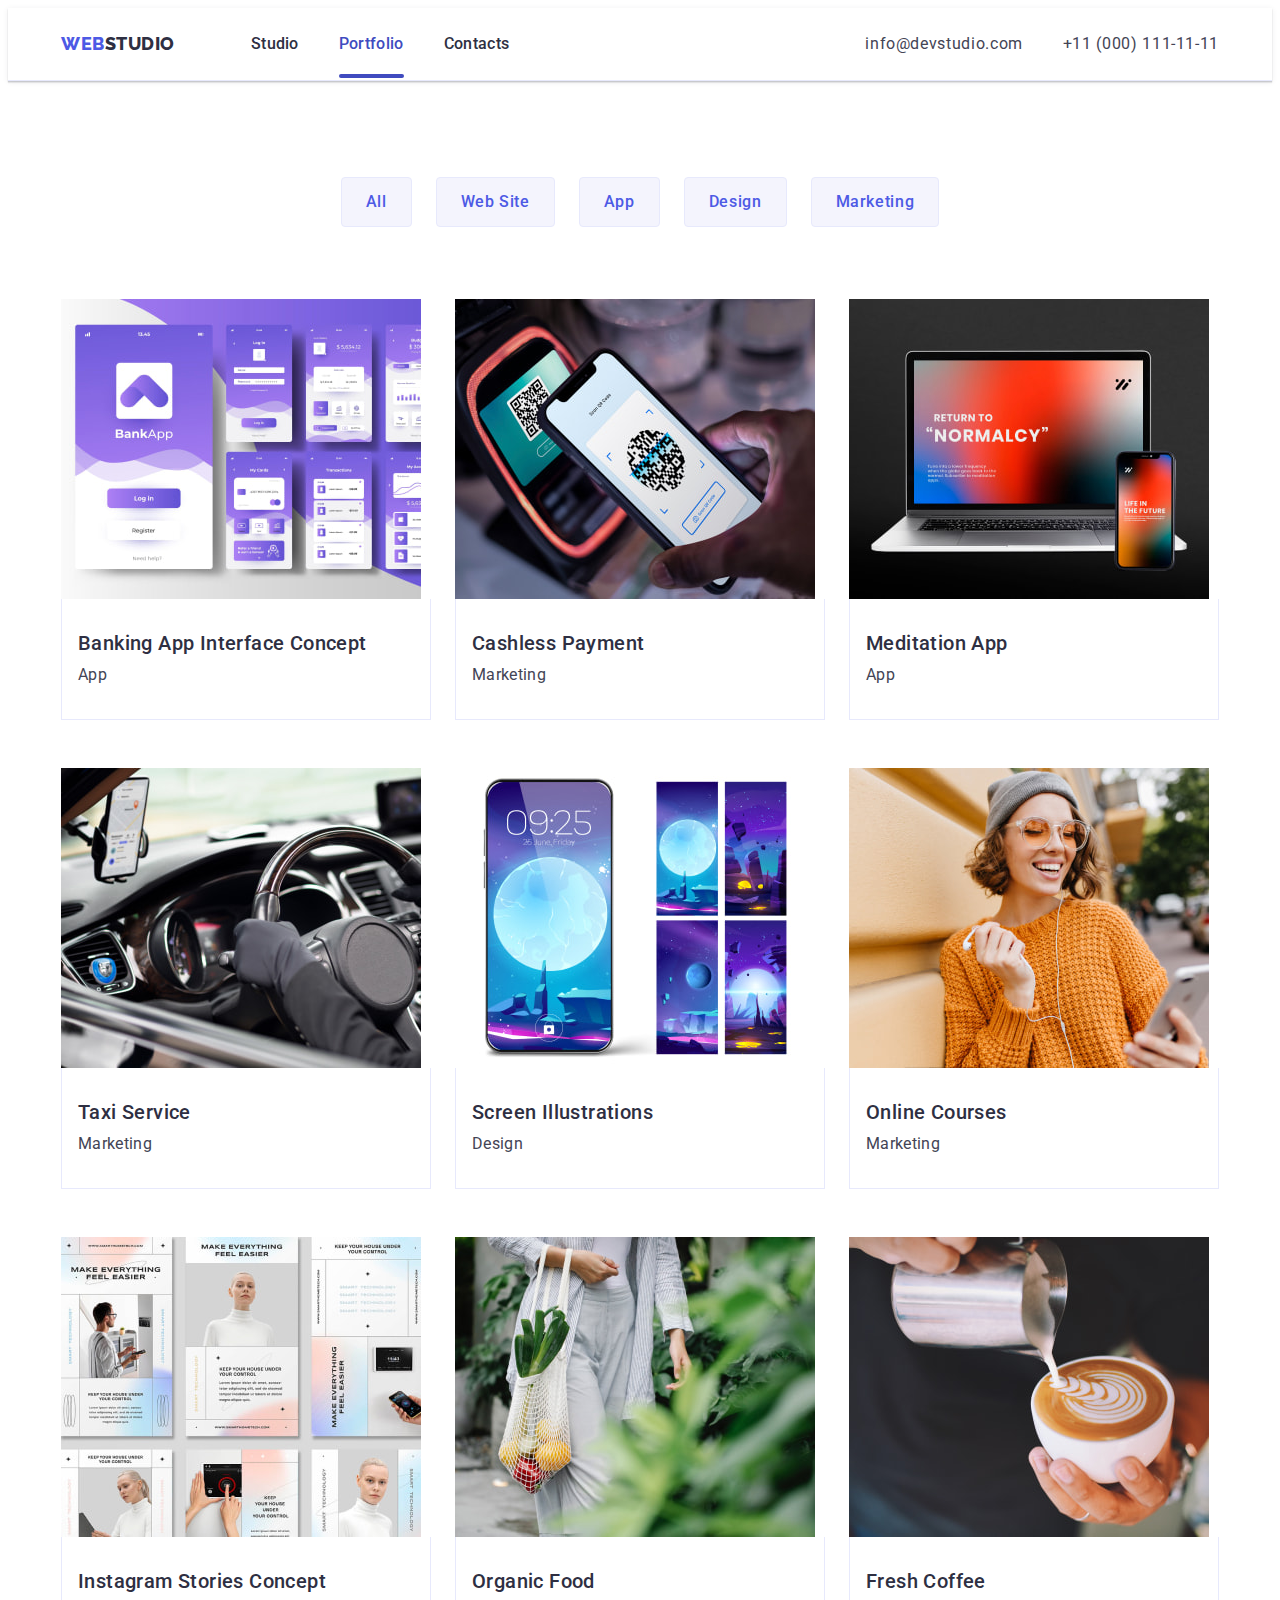
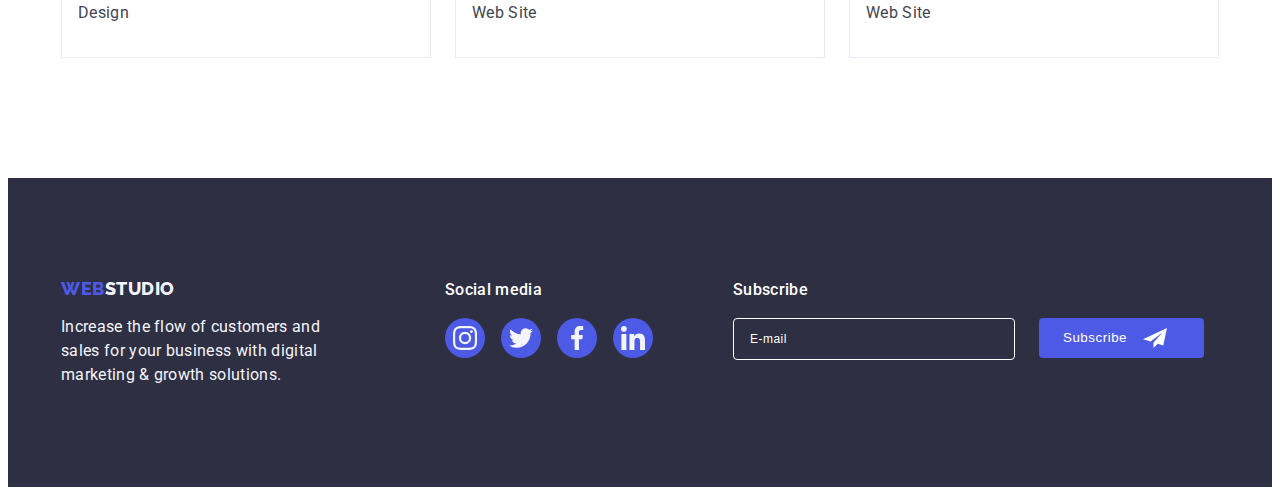
<file: portfolio.html>
<!DOCTYPE html>
<html lang="en">
  <head>
    <meta charset="UTF-8" />
    <meta http-equiv="X-UA-Compatible" content="IE=edge" />
    <meta name="viewport" content="width=device-width, initial-scale=1.0" />
    <title>WEB Studio Portfolio</title>

    <!-- Fonts Syles-->
    <link rel="preconnect" href="https://fonts.googleapis.com" />
    <link rel="preconnect" href="https://fonts.gstatic.com" crossorigin />
    <link
      href="https://fonts.googleapis.com/css2?family=Raleway:wght@800&family=Roboto:wght@400;500;700;900&display=swap"
      rel="stylesheet" />

    <!-- Normalize -->
    <link
      rel="stylesheet"
      href="https://cdnjs.cloudflare.com/ajax/libs/modern-normalize/1.1.0/modern-normalize.min.css"
      integrity="sha512-wpPYUAdjBVSE4KJnH1VR1HeZfpl1ub8YT/NKx4PuQ5NmX2tKuGu6U/JRp5y+Y8XG2tV+wKQpNHVUX03MfMFn9Q=="
      crossorigin="anonymous"
      referrerpolicy="no-referrer" />

    <!-- Custom Styles -->
    <link rel="stylesheet" href="./css/styles.css" />
  </head>
  <body>
    <!-- Header section -->
    <header class="header">
      <div class="header-container container">
        <nav class="header-nav">
          <a class="link-logo-header link-logo link" href="./index.html"
            >Web<span class="logo-studio">Studio</span></a
          >
          <ul class="header-nav-list list">
            <li><a class="link nav-link" href="./index.html">Studio</a></li>
            <li>
              <a class="link nav-link active" href="./portfolio.html">Portfolio</a>
            </li>
            <li><a class="link nav-link" href="">Contacts</a></li>
          </ul>
        </nav>
        <address class="link-addr">
          <ul class="header-nav-list list">
            <li>
              <a class="link-addr link" href="mailto:info@devstudio.com">info@devstudio.com</a>
            </li>
            <li>
              <a class="link-addr link" href="tel:+110001111111">+11 (000) 111-11-11</a>
            </li>
          </ul>
        </address>
      </div>
    </header>
    <main>
      <!-- Filter portfolio card -->
      <section class="portfolio-container">
        <div class="container">
          <h1 hidden>Portfolio</h1>
          <!-- Button section -->
          <ul class="button-portfolio-container list">
            <li><button class="button-portfolio" type="button">All</button></li>
            <li>
              <button class="button-portfolio" type="button">Web Site</button>
            </li>
            <li><button class="button-portfolio" type="button">App</button></li>
            <li>
              <button class="button-portfolio" type="button">Design</button>
            </li>
            <li>
              <button class="button-portfolio" type="button">Marketing</button>
            </li>
          </ul>

          <!-- Portfolio cards -->
          <ul class="card-portfolio-container list">
            <li class="card-portfolio-block">
              <a class="link card-link" href="">
                <div class="card-thumb">
                  <img src="./images/portfolio-img/app-banking.jpg" alt="app Banking" width="360" />
                  <p class="overlay overlay-text">
                    14 Stylish and User-Friendly App Design Concepts · Task Manager App · Calorie
                    Tracker App · Exotic Fruit Ecommerce App · Cloud Storage App
                  </p>
                </div>
                <div class="card-portfolio-content">
                  <h2 class="section-subtitle"> Banking App Interface Concept </h2>
                  <p class="descr">App</p>
                </div>
              </a>
            </li>
            <li class="card-portfolio-block">
              <a class="link card-link" href="">
                <div class="card-thumb">
                  <img
                    src="./images/portfolio-img/marketing-cashless-payment.jpg"
                    alt="Cashless Payment"
                    width="360" />
                  <p class="overlay overlay-text">
                    14 Stylish and User-Friendly App Design Concepts · Task Manager App · Calorie
                    Tracker App · Exotic Fruit Ecommerce App · Cloud Storage App
                  </p>
                </div>
                <div class="card-portfolio-content">
                  <h2 class="section-subtitle">Cashless Payment</h2>
                  <p class="descr">Marketing</p>
                </div>
              </a>
            </li>
            <li class="card-portfolio-block">
              <a class="link card-link" href="">
                <div class="card-thumb">
                  <img
                    src="./images/portfolio-img/app-meditation.jpg"
                    alt="Meditation app"
                    width="360" />
                  <p class="overlay overlay-text">
                    14 Stylish and User-Friendly App Design Concepts · Task Manager App · Calorie
                    Tracker App · Exotic Fruit Ecommerce App · Cloud Storage App
                  </p>
                </div>
                <div class="card-portfolio-content">
                  <h2 class="section-subtitle">Meditation App</h2>
                  <p class="descr">App</p>
                </div>
              </a>
            </li>
            <li class="card-portfolio-block">
              <a class="link card-link" href="">
                <div class="card-thumb">
                  <img
                    src="./images/portfolio-img/marketing-taxi-service.jpg"
                    alt="app Banking"
                    width="360" />
                  <p class="overlay overlay-text">
                    14 Stylish and User-Friendly App Design Concepts · Task Manager App · Calorie
                    Tracker App · Exotic Fruit Ecommerce App · Cloud Storage App
                  </p>
                </div>
                <div class="card-portfolio-content">
                  <h2 class="section-subtitle">Taxi Service</h2>
                  <p class="descr">Marketing</p>
                </div>
              </a>
            </li>
            <li class="card-portfolio-block">
              <a class="link card-link" href="">
                <div class="card-thumb">
                  <img
                    src="./images/portfolio-img/design-screen-illustrations.jpg"
                    alt="Cashless Payment"
                    width="360" />
                  <p class="overlay overlay-text">
                    14 Stylish and User-Friendly App Design Concepts · Task Manager App · Calorie
                    Tracker App · Exotic Fruit Ecommerce App · Cloud Storage App
                  </p>
                </div>
                <div class="card-portfolio-content">
                  <h2 class="section-subtitle">Screen Illustrations</h2>
                  <p class="descr">Design</p>
                </div>
              </a>
            </li>
            <li class="card-portfolio-block">
              <a class="link card-link" href="">
                <div class="card-thumb">
                  <img
                    src="./images/portfolio-img/marketing-online-courses.jpg"
                    alt="Meditation app"
                    width="360" />
                  <p class="overlay overlay-text">
                    14 Stylish and User-Friendly App Design Concepts · Task Manager App · Calorie
                    Tracker App · Exotic Fruit Ecommerce App · Cloud Storage App
                  </p>
                </div>
                <div class="card-portfolio-content">
                  <h2 class="section-subtitle">Online Courses</h2>
                  <p class="descr">Marketing</p>
                </div>
              </a>
            </li>
            <li class="card-portfolio-block">
              <a class="link card-link" href="">
                <div class="card-thumb">
                  <img
                    src="./images/portfolio-img/design-instagram-stories.jpg"
                    alt="app Banking"
                    width="360" />
                  <p class="overlay overlay-text">
                    14 Stylish and User-Friendly App Design Concepts · Task Manager App · Calorie
                    Tracker App · Exotic Fruit Ecommerce App · Cloud Storage App
                  </p>
                </div>
                <div class="card-portfolio-content">
                  <h2 class="section-subtitle">Instagram Stories Concept</h2>
                  <p class="descr">Design</p>
                </div>
              </a>
            </li>
            <li class="card-portfolio-block">
              <a class="link card-link" href="">
                <div class="card-thumb">
                  <img
                    src="./images/portfolio-img/web-site-organic-food.jpg"
                    alt="Cashless Payment"
                    width="360" />
                  <p class="overlay overlay-text">
                    14 Stylish and User-Friendly App Design Concepts · Task Manager App · Calorie
                    Tracker App · Exotic Fruit Ecommerce App · Cloud Storage App
                  </p>
                </div>
                <div class="card-portfolio-content">
                  <h2 class="section-subtitle">Organic Food</h2>
                  <p class="descr">Web Site</p>
                </div>
              </a>
            </li>
            <li class="card-portfolio-block">
              <a class="link card-link" href="">
                <div class="card-thumb">
                  <img
                    src="./images/portfolio-img/web-site-fresh-cofee.jpg"
                    alt="Meditation app"
                    width="360" />
                  <p class="overlay overlay-text">
                    14 Stylish and User-Friendly App Design Concepts · Task Manager App · Calorie
                    Tracker App · Exotic Fruit Ecommerce App · Cloud Storage App
                  </p>
                </div>
                <div class="card-portfolio-content">
                  <h2 class="section-subtitle">Fresh Coffee</h2>
                  <p class="descr">Web Site</p>
                </div>
              </a>
            </li>
          </ul>
        </div>
      </section>
    </main>
    <!-- Footer section -->
    <footer class="footer-section">
      <div class="container footer-container">
        <div class="footer-logo-block">
          <a class="link-logo-footer link-logo link" href="./index.html"
            >Web<span class="logo-studio-footer">Studio</span></a
          >
          <p class="descr-footer">
            Increase the flow of customers and sales for your business with digital marketing &
            growth solutions.
          </p>
        </div>
        <div class="footer-social-block">
          <p class="footer-social">Social media</p>
          <ul class="socials-footer list">
            <li class="socials-item">
              <a
                class="socials-link-footer link"
                href=""
                target="_blank"
                rel="noopener noreferrer"
                aria-label="Instagram icon">
                <svg class="socials-icon" width="24" height="24">
                  <use href="./images/icons.svg#icon-instagram"></use>
                </svg>
              </a>
            </li>
            <li class="socials-item">
              <a
                class="socials-link-footer link"
                href=""
                target="_blank"
                rel="noopener noreferrer"
                aria-label="Twitter icon">
                <svg class="socials-icon" width="24" height="24">
                  <use href="./images/icons.svg#icon-twitter"></use>
                </svg>
              </a>
            </li>
            <li class="socials-item">
              <a
                class="socials-link-footer link"
                href=""
                target="_blank"
                rel="noopener noreferrer"
                aria-label="Facebook icon">
                <svg class="socials-icon" width="24" height="24">
                  <use href="./images/icons.svg#icon-facebook"></use>
                </svg>
              </a>
            </li>
            <li class="socials-item">
              <a
                class="socials-link-footer link"
                href=""
                target="_blank"
                rel="noopener noreferrer"
                aria-label="Linkedin icon">
                <svg class="socials-icon" width="24" height="24">
                  <use href="./images/icons.svg#icon-linkedin"></use>
                </svg>
              </a>
            </li>
          </ul>
        </div>
        <div class="footer-subscribe-block">
          <p class="footer-social">Subscribe</p>
          <form class="subscribe-form">
            <label for="subscribe_email"></label>
            <input
              class="subscribe-field"
              type="email"
              name="subscribe_email"
              id="subscribe_email"
              required
              placeholder="E-mail" />
            <button class="subscribe-btn" type="submit"
              >Subscribe
              <svg class="subscribe-icon" width="24" height="24">
                <use href="./images/icons.svg#icon-subscribe"></use>
              </svg>
            </button>
          </form>
        </div>
      </div>
    </footer>
  </body>
</html>
</file>
<file: css/styles.css>
:root {
  --back-color: #ffffff;
  --heeader-color: #2e2f42;
  --hover-element: #404bbf;
  --hover-socials: #31d0aa;
  --button-color: #4d5ae5;
  --text-descr: #434455;
  --text-on-dark: #f4f4fd;
  --nav-border: #e7e9fc;
  --icon-color: #8e8f99;
  --modal-bg: #fcfcfc;
  --menu-btn-border: rgba(46, 47, 66, 0.1);
  --menu-btn-bg: rgba(231, 233, 252, 0.1);

  --transf-units: 250ms cubic-bezier(0.4, 0, 0.2, 1);
}
/**
  |============================
  | Base Styles
  |============================
*/
body {
  background-color: var(--back-color);
  font-family: "Roboto", sans-serif;
  color: var(--text-descr);
  line-height: 1.5;
  letter-spacing: 0.02em;
}

/* reset start */
h1,
h2,
h3,
ul,
p {
  margin: 0;
}
ul {
  padding-left: 0;
}
.list {
  list-style: none;
}
img {
  display: block;
  max-width: 100%;
  height: auto;
}
.visually-hidden {
  position: absolute;
  width: 1px;
  height: 1px;
  margin: -1px;
  border: 0;
  padding: 0;

  white-space: nowrap;
  clip-path: inset(100%);
  clip: rect(0 0 0 0);
  overflow: hidden;
}

/* Basic style */
.container {
  min-width: 320px;
  max-width: 428px;
  padding: 0 16px;
  margin: 0 auto;

  /* outline: 2px solid red;
  outline-offset: -2px; */
}
/* Tablet style */
@media only screen and (min-width: 768px) {
  .container {
    max-width: 768px;
  }
}
/* Desktop style */
@media only screen and (min-width: 1158px) {
  .container {
    max-width: 1158px;
    padding: 0 15px;
  }
}

/* Logo style */
.logo-studio {
  color: var(--heeader-color);
}
.logo-studio-footer {
  color: var(--text-on-dark);
}
/* Link style */
.link {
  text-decoration: none;
  color: var(--heeader-color);
}
.nav-link {
  font-weight: 500;
  padding: 24px 0;

  position: relative;
  transition: color var(--transf-units);
}
.nav-link:hover,
.nav-link:focus {
  color: var(--hover-element);
}
.nav-link.active {
  color: var(--hover-element);
}
.nav-link::after {
  content: "";
  position: absolute;
  display: block;

  width: 100%;
  height: 4px;
  border-radius: 2px;

  bottom: -1px;
  left: 0;
}
.nav-link.active::after {
  background-color: var(--hover-element);
}

/* Addres link style */

.link-logo {
  font-family: "Raleway", sans-serif;
  font-weight: 800;
  font-size: 18px;
  line-height: 1.17;
  text-transform: uppercase;
  color: var(--button-color);
  letter-spacing: 0.03em;
}
.link-logo-header {
  margin-right: 120px;
  padding: 24px 0 22px;
}
@media only screen and (min-width: 768px) {
  .link-logo-header {
    padding-bottom: 24px;
  }
}
@media only screen and (min-width: 1158px) {
  .link-logo-header {
    margin-right: 76px;
  }
}

.link-logo-footer {
  display: inline-block;
  margin-bottom: 16px;
  margin-right: auto;
  margin-left: auto;
}

/* Buttons style*/
.button-order {
  font-family: inherit;
  font-size: 16px;
  font-weight: 500;
  line-height: inherit;
  letter-spacing: 0.04em;
  background-color: var(--button-color);
  color: var(--back-color);

  cursor: pointer;
  display: block;
  margin-left: auto;
  margin-right: auto;

  min-width: 169px;
  border: none;
  border-radius: 4px;
  padding: 16px 32px;
  box-shadow: 0px 4px 4px rgba(0, 0, 0, 0.15);
  transition: background-color var(--transf-units);
}
.button-order:hover,
.button-order:focus {
  background-color: var(--hover-element);
}
.button-portfolio {
  font-family: inherit;
  font-size: 16px;
  font-weight: 500;
  line-height: inherit;
  letter-spacing: 0.04em;
  background-color: var(--text-on-dark);
  color: var(--button-color);

  padding: 12px 24px;

  cursor: pointer;
  display: block;
  margin-left: auto;
  margin-right: auto;

  border: 1px solid #e7e9fc;
  border-radius: 4px;
  transition: background-color var(--transf-units), color var(--transf-units),
    border-color var(--transf-units), box-shadow var(--transf-units);
}
.button-portfolio:hover,
.button-portfolio:focus {
  background-color: var(--hover-element);
  color: var(--back-color);
  border: 1px solid transparent;
  box-shadow: 0px 3px 1px rgba(0, 0, 0, 0.1), 0px 2px 1px rgba(0, 0, 0, 0.08),
    0px 2px 2px rgba(0, 0, 0, 0.12);
}

/* Text Styles */
.section-title {
  font-weight: 700;
  font-size: 36px;
  line-height: 1.1;
  letter-spacing: 0.02em;
  color: var(--heeader-color);
  text-align: center;
  text-transform: capitalize;
  margin-bottom: 72px;
}
.section-subtitle {
  font-weight: 500;
  font-size: 20px;
  line-height: 1.2;
  letter-spacing: 0.02em;
  color: var(--heeader-color);
  margin-bottom: 8px;
}
.descr {
  letter-spacing: 0.02em;
  color: var(--text-descr);
}

.section-team {
  background-color: var(--text-on-dark);
}
.card-member {
  background-color: var(--back-color);
  text-align: center;
  border-radius: 0px 0px 4px 4px;
  box-shadow: 0px 1px 6px rgba(46, 47, 66, 0.08), 0px 1px 1px rgba(46, 47, 66, 0.16),
    0px 2px 1px rgba(46, 47, 66, 0.08);
}

/**
  |============================
  | Header Styles
  |============================
*/
.header {
  background-color: var(--back-color);
  border-bottom: 1px solid var(--nav-border);
  box-shadow: 0px 2px 1px rgba(46, 47, 66, 0.08), 0px 1px 1px rgba(46, 47, 66, 0.16),
    0px 1px 6px rgba(46, 47, 66, 0.08);
}
.header-container {
  display: flex;
  align-items: center;
}
.header-nav {
  display: flex;
  align-items: center;
  margin-right: auto;
}
.header-nav-list {
  display: none;
  align-items: center;
  gap: 40px;
}
@media (min-width: 768px) {
  .header-nav-list {
    display: flex;
  }
}
.header-addr-list {
  display: none;
  align-items: center;
  gap: 40px;
}
@media (min-width: 768px) {
  .header-addr-list {
    display: block;
  }
}
@media (min-width: 1158px) {
  .header-addr-list {
    display: flex;
  }
}
.link-addr {
  color: var(--text-descr);
  font-style: normal;
  font-size: 12px;
  line-height: 1.17;
  letter-spacing: 0.04em;
  transition: color var(--transf-units);
}
@media only screen and (min-width: 1158px) {
  .link-addr {
    color: var(--text-descr);
    font-size: inherit;
    line-height: inherit;
    padding: 24px 0;
  }
}
.link-addr:hover,
.link-addr:focus {
  color: var(--hover-element);
}
.link-addr-item:not(:last-child) {
  margin-bottom: 12px;
}
@media only screen and (min-width: 1158px) {
  .link-addr-item:not(:last-child) {
    margin-bottom: 0;
  }
}
.menu-toggle {
  min-height: 22px;
  min-width: 32px;
  display: flex;
  align-items: center;
  justify-content: center;
  margin: 0;
  padding: 0;
  background-color: transparent;
  cursor: pointer;
  border: none;

  outline: none;
}
@media (min-width: 768px) {
  .menu-toggle {
    display: none;
  }
}
.menu-icon {
  stroke: var(--heeader-color);
}
.menu-toggle:hover,
.menu-toggle:focus {
  background-color: rgba(0, 0, 0, 0.1);
}

.menu-container {
  position: fixed;
  top: 0;
  left: 0;

  display: flex;
  flex-direction: column;

  width: 100vw;
  height: 100vh;
  padding: 80px 35px 40px 40px;

  background-color: var(--back-color);
  z-index: 999;

  transform: translateX(100%);
  transition: transform var(--transf-units);
}

.menu-container.is-open {
  transform: translateX(0);
}
.menu-close-btn {
  position: absolute;
  top: 24px;
  right: 24px;

  display: flex;
  align-items: center;
  justify-content: center;

  width: 24px;
  height: 24px;
  padding: 0;
  cursor: pointer;

  border-radius: 50%;
  color: var(--heeader-color);
  background-color: var(--menu-btn-bg);
  border: 1px solid var(--menu-btn-border);

  transition: background-color var(--transf-units), border var(--transf-units);
}
.menu-close-icon {
  fill: currentColor;
}
.mobile-menu {
  margin-bottom: auto;
}
.mobile-menu-item:not(:last-child) {
  margin-bottom: 40px;
}
.mobile-menu .link {
  display: block;
}
.mobile-contacts {
  margin-bottom: 48px;
}
.mobile-socials {
  display: flex;
  justify-content: space-between;
  align-items: center;
  max-width: 328px;
}
.mobile-link {
  display: block;
  font-weight: 700;
  font-size: 36px;
  line-height: 1.1;
  letter-spacing: 0.02em;
  text-align: left;
  text-transform: capitalize;
}

.mobile-link.active {
  color: var(--hover-element);
}
.mobile-phone-link {
  color: var(--button-color);
}
.mobile-contacts-link {
  font-weight: 500;
  font-size: 20px;
  line-height: 1.2;
  letter-spacing: 0.02em;
  color: var(--text-descr);
}

/**
  |============================
  | Hero Section Styles
  |============================
*/
.hero-container {
  max-width: 1440px;
  margin: 0 auto;
  padding: 188px 0;

  align-items: center;
  text-align: center;

  background-color: var(--heeader-color);

  background-position: center;
  background-repeat: no-repeat;
  background-size: cover;
  background-image: linear-gradient(rgba(46, 47, 66, 0.7), rgba(46, 47, 66, 0.7)),
    url(../images/hero/hero-bg-mob@1x.jpg);
}
@media (min-device-pixel-ratio: 2), (min-resolution: 192dpi), (min-resolution: 2dppx) {
  .hero-container {
    background-image: linear-gradient(rgba(46, 47, 66, 0.7), rgba(46, 47, 66, 0.7)),
      url(../images/hero/hero-bg-mob@2x.jpg);
  }
}
@media only screen and (min-width: 429px) {
  .hero-container {
    background-image: linear-gradient(rgba(46, 47, 66, 0.7), rgba(46, 47, 66, 0.7)),
      url(../images/hero/hero-bg-tab@1x.jpg);
  }
  @media (min-device-pixel-ratio: 2), (min-resolution: 192dpi), (min-resolution: 2dppx) {
    .hero-container {
      background-image: linear-gradient(rgba(46, 47, 66, 0.7), rgba(46, 47, 66, 0.7)),
        url(../images/hero/hero-bg-tab@2x.jpg);
    }
  }
}
@media only screen and (min-width: 769px) {
  .hero-container {
    background-image: linear-gradient(rgba(46, 47, 66, 0.7), rgba(46, 47, 66, 0.7)),
      url(../images/hero/hero-bg-desk@1x.jpg);
  }
  @media (min-device-pixel-ratio: 2), (min-resolution: 192dpi), (min-resolution: 2dppx) {
    .hero-container {
      background-image: linear-gradient(rgba(46, 47, 66, 0.7), rgba(46, 47, 66, 0.7)),
        url(../images/hero/hero-bg-desk@2x.jpg);
    }
  }
}
@media only screen and (max-width: 1158px) {
  .hero-container {
    padding: 112px 0;
  }
}
.slogan {
  font-weight: 700;
  font-size: 56px;
  line-height: 1.07;
  color: var(--back-color);
  text-align: center;
  max-width: 496px;
  margin-left: auto;
  margin-right: auto;
  margin-bottom: 48px;
}
@media only screen and (max-width: 768px) {
  .slogan {
    font-weight: 700;
    font-size: 36px;
    line-height: 1.11;
    margin-bottom: 72px;
    max-width: 320px;
  }
}
@media only screen and (max-width: 420px) {
  .slogan {
    font-weight: 700;
    font-size: 32px;
    line-height: 1.25;
  }
}
/**
  |============================
  | Feature Section Styles
  |============================
*/
.features-container {
  align-items: center;
  padding-top: 96px;
  padding-bottom: 96px;
}
@media only screen and (min-width: 1158px) {
  .features-container {
    padding-top: 120px;
    padding-bottom: 120px;
  }
}
.feaures-list-container {
  display: flex;
  flex-wrap: wrap;
  align-items: flex-start;
  gap: 72px 24px;
}
@media only screen and (min-width: 768px) {
  .feaures-list-container {
    display: flex;
    flex-wrap: wrap;
    padding: 0px;
    gap: 72px 24px;
  }
}
@media only screen and (min-width: 1158px) {
  .feaures-list-container {
    flex-wrap: nowrap;
  }
}

.feaures-list-block {
  width: calc((100%) / 1);
}
@media only screen and (min-width: 768px) {
  .feaures-list-block {
    width: calc((100% - 24px) / 2);
    padding: 0px;
  }
}
@media only screen and (min-width: 1158px) {
  .feaures-list-block {
    width: calc((100% - 72px) / 4);
    padding: 0px;
  }
}
.feature-icon-container {
  height: 112px;
  display: none;
  align-items: center;
  justify-content: center;
  background: #f4f4fd;
  border-radius: 4px;
  margin-bottom: 8px;
}
@media only screen and (min-width: 1158px) {
  .feature-icon-container {
    display: flex;
  }
}
.feature-icon {
  display: block;
  align-items: center;
  justify-content: center;
}
.features-subtitle {
  font-weight: 700;
  font-size: 36px;
  line-height: 1.11;
  text-align: center;
}
@media only screen and (min-width: 768px) {
  .features-subtitle {
    text-align: left;
  }
}
@media only screen and (min-width: 1158px) {
  .features-subtitle {
    font-weight: 500;
    font-size: 20px;
    line-height: 1.2;
  }
}
.descr-features {
  font-weight: 500;
}
@media only screen and (min-width: 1158px) {
  .descr-features {
    font-weight: 400;
  }
}

/**
  |============================
  | WhatAreWeDoing Section Styles
  |============================
*/
.wawd-container {
  padding-bottom: 120px;
  display: none;
}
.wawd-list-container {
  display: flex;
  padding: 0px;
  gap: 24px;
}
@media only screen and (min-width: 1158px) {
  .wawd-container {
    display: block;
  }
}
.wawd-list-block {
  width: calc((100% - 48px) / 3);
}

/**
  |============================
  | Our Team Section Styles
  |============================
*/
.team-container {
  padding-bottom: 96px;
}
@media only screen and (min-width: 1158px) {
  .team-container {
    padding-bottom: 120px;
  }
}
.team-list-container {
  display: flex;
  flex-wrap: wrap;
  padding: 0px;
  gap: 72px 24px;
  justify-content: center;
}
@media only screen and (min-width: 768px) {
  .team-list-container {
    gap: 64px 24px;
  }
}
.team-list-block {
  max-width: 264px;
}
.descr-team {
  margin-bottom: 8px;
}
.card-content {
  padding: 32px 0px;
}
/* OurTeam Socials icon style */
.socials {
  display: flex;
  justify-content: center;
  align-items: center;
  gap: 24px;
}
.socials-item {
  width: 40px;
  height: 40px;
}
.socials-link {
  display: flex;
  align-items: center;
  justify-content: center;

  width: 100%;
  height: 100%;

  background-color: var(--button-color);
  border-radius: 50%;
  transition: background-color var(--transf-units);
}
.socials-link:hover,
.socials-link:focus {
  background-color: var(--hover-element);
}
.socials-icon {
  fill: var(--text-on-dark);
}
/**
  |============================
  | Customers Section Styles
  |============================
*/
.customers-container {
  padding-top: 96px;
  padding-bottom: 96px;
}
@media only screen and (min-width: 1158px) {
  .customers-container {
    padding-top: 120px;
    padding-bottom: 120px;
  }
}
.customers-list-container {
  display: flex;
  flex-wrap: wrap;
  gap: 72px 16px;
  justify-content: center;
}
@media only screen and (min-width: 768px) {
  .customers-list-container {
    gap: 72px 24px;
  }
}
.customers-list-block {
  width: calc((100% - 16px) / 2);
  height: 88px;
}
@media only screen and (min-width: 768px) {
  .customers-list-block {
    width: calc((100% - (48px + 182px)) / 3);
  }
}
@media only screen and (min-width: 1158px) {
  .customers-list-block {
    width: calc((100% - 120px) / 6);
  }
}
.customers-list-link {
  display: flex;
  justify-content: center;
  align-items: center;
  width: 100%;
  height: 100%;
  border: 1px solid var(--icon-color);
  border-radius: 4px;
  color: var(--icon-color);
  transition: border-color var(--transf-units), color var(--transf-units);
}
.customers-list-link:hover,
.customers-list-link:focus {
  border-color: var(--hover-element);
  color: var(--hover-element);
}
.customers-icon {
  fill: currentColor;
}
/**
  |============================
  | Footer Styles
  |============================
*/
.footer-section {
  background-color: var(--heeader-color);
  padding-top: 96px;
  padding-bottom: 96px;
}
@media only screen and (min-width: 1158px) {
  .footer-section {
    padding-top: 100px;
    padding-bottom: 100px;
  }
}
.footer-container {
  display: block;
  text-align: center;
}
@media only screen and (min-width: 768px) {
  .footer-container {
    display: flex;
    flex-wrap: wrap;
    gap: 72px 24px;
    width: 552px;
  }
}
@media only screen and (min-width: 1158px) {
  .footer-container {
    flex-wrap: nowrap;
    gap: 0;
    align-items: baseline;
    width: 100%;
  }
}
.footer-logo-block {
  margin-bottom: 72px;
}
@media only screen and (min-width: 768px) {
  .footer-logo-block {
    text-align: start;
    margin-bottom: 0;
  }
}
@media only screen and (min-width: 1158px) {
  .footer-logo-block {
    margin-right: 120px;
  }
}
.descr-footer {
  color: var(--text-on-dark);
  max-width: 264px;
  text-align: start;
  margin: 0 auto;
}

/* footer Social icons style */

.footer-social-block {
  margin-right: 0;
  margin-bottom: 72px;
}
@media only screen and (min-width: 768px) {
  .footer-social-block {
    margin-bottom: 0;
  }
}
@media only screen and (min-width: 1158px) {
  .footer-social-block {
    margin-right: 80px;
  }
}
.footer-social {
  font-weight: 500;
  color: var(--back-color);
  margin-bottom: 16px;
}
@media only screen and (min-width: 768px) {
  .footer-social {
    text-align: start;
  }
}
.socials-footer {
  display: flex;
  justify-content: center;
  align-items: center;
  gap: 16px;
}
.socials-link-footer {
  display: flex;
  align-items: center;
  justify-content: center;

  width: 100%;
  height: 100%;

  background-color: var(--button-color);
  border-radius: 50%;
  transition: background-color var(--transf-units);
}
.socials-link-footer:hover,
.socials-link-footer:focus {
  background-color: var(--hover-socials);
}

/* Footer Subscribe Form */

.footer-subscribe-block {
}
.subscribe-form {
}
@media only screen and (min-width: 768px) {
  .subscribe-form {
    display: flex;
  }
}
.subscribe-field {
  width: 100%;
  height: 40px;
  border: 1px solid var(--back-color);
  border-radius: 4px;

  font-size: 12px;
  line-height: 2;
  letter-spacing: 0.04em;

  background-color: transparent;
  color: var(--back-color);
  outline: transparent;
  outline-offset: -1px;

  padding: 0;
  padding-left: 16px;
  margin-bottom: 16px;
}
@media only screen and (min-width: 768px) {
  .subscribe-field {
    margin-right: 24px;
    width: 264px;
    margin-bottom: 0;
  }
}
input::placeholder {
  color: var(--back-color);
}
.subscribe-btn {
  display: flex;
  align-items: center;
  gap: 16px;

  width: 165px;
  height: 40px;

  font-weight: 500;
  line-height: 2;
  letter-spacing: 0.04em;

  cursor: pointer;
  color: var(--back-color);
  background: var(--button-color);
  border: none;
  border-radius: 4px;
  padding: 8px 24px;
  margin: 0 auto;
}
.subscribe-icon {
  fill: currentColor;
}
/**
  |============================
  | Portfolio Section Styles
  |============================
*/
.portfolio-container {
  padding: 96px 0 120px;
}
.button-portfolio-container {
  display: flex;
  align-items: center;
  gap: 24px;
  justify-content: center;
  margin-bottom: 72px;
}
.card-portfolio-container {
  display: flex;
  flex-wrap: wrap;
  row-gap: 48px;
  column-gap: 24px;
}
.card-portfolio-block {
  width: calc((100% - 48px) / 3);
}
.card-link {
  display: block;
  transition: box-shadow var(--transf-units);
}
.card-link:hover,
.card-link:focus {
  box-shadow: 0px 1px 6px rgba(46, 47, 66, 0.08), 0px 1px 1px rgba(46, 47, 66, 0.16),
    0px 2px 1px rgba(46, 47, 66, 0.08);
}
.card-link:hover .overlay,
.card-link:focus .overlay {
  transform: translatey(0%);
}
.card-thumb {
  position: relative;
  overflow: hidden;
}
.card-portfolio-content {
  padding: 32px 16px;
  border: 1px solid var(--nav-border);
  border-top: none;
}

/* Overlay */

.overlay {
  position: absolute;
  top: 0;
  left: 0;

  width: 100%;
  height: 100%;
  padding: 40px 32px;
  background-color: var(--button-color);

  transform: translatey(100%);
  transition: transform var(--transf-units);
}
.overlay-text {
  color: var(--text-on-dark);
}

/**
  |============================
  | Modal Window
  |============================
*/

.backdrop {
  /* display: none; */
  position: fixed;
  top: 0;
  left: 0;

  width: 100%;
  height: 100%;

  opacity: 1;
  visibility: visible;
  pointer-events: initial;

  background-color: rgba(46, 47, 66, 0.4);
  transition: opacity var(--transf-units), visibility var(--transf-units);
}
.backdrop.is-hidden {
  opacity: 0;
  visibility: hidden;
  pointer-events: none;
}
.modal {
  position: absolute;
  top: 50%;
  left: 50%;
  transform: translate(-50%, -50%) scale(1);

  max-width: 408px;
  min-height: 584px;
  padding: 72px 24px 24px;

  background-color: var(--modal-bg);
  box-shadow: 0px 1px 1px rgba(0, 0, 0, 0.14), 0px 1px 3px rgba(0, 0, 0, 0.12),
    0px 2px 1px rgba(0, 0, 0, 0.2);
  border-radius: 4px;

  transition: transform var(--transf-units);
}
@media only screen and (max-width: 768px) {
  .modal {
    min-width: 408px;
    min-height: 586px;
  }
}
@media only screen and (max-width: 428px) {
  .modal {
    min-width: 392px;
    padding: 72px 16px 24px;
  }
}
@media only screen and (max-width: 408px) {
  .modal {
    min-width: 95%;
    padding: 72px 16px 24px;
  }
}
.backdrop.is-hidden .modal {
  opacity: 0;
  transform: scale(2);
  transition-delay: 0ms;
}
.modal-close-btn {
  position: absolute;
  top: 24px;
  right: 24px;

  display: flex;
  align-items: center;
  justify-content: center;

  width: 24px;
  height: 24px;
  padding: 0;
  cursor: pointer;

  border-radius: 50%;
  color: var(--heeader-color);
  background-color: var(--nav-border);
  border: 1px solid rgba(0, 0, 0, 0.1);

  transition: background-color var(--transf-units), border var(--transf-units);
}
.modal-close-icon {
  fill: currentColor;
  transition: fill var(--transf-units);
}
.modal-close-btn:hover,
.modal-close-btn:focus {
  background-color: var(--hover-element);
  border: none;
  color: var(--back-color);
}

.modal-title {
  display: block;
  font-weight: 500;
  text-align: center;
  color: var(--heeader-color);
  margin-bottom: 16px;
}
.form-wrapper {
  position: relative;
  margin-bottom: 8px;
}
.form-label {
  display: block;
  color: var(--icon-color);
  font-size: 12px;
  line-height: 1.17;
  letter-spacing: 0.01em;
  margin-bottom: 4px;
}
.form-label-letter,
.form-comment,
.form-agreement-text {
  font-size: 12px;
  line-height: 1.17;
  letter-spacing: 0.04em;
}
.form-field {
  display: block;
  width: 100%;
  height: 40px;
  border: 1px solid rgba(46, 47, 66, 0.4);
  border-radius: 4px;
  transition: border-color var(--transf-units);

  outline: transparent;
  outline-offset: -1px;
  padding: 0;
  padding-left: 38px;
}
.form-field:focus,
.form-comment:focus {
  border-color: var(--button-color);
}
.form-comment:focus::placeholder {
  color: var(--button-color);
}
.form-icon {
  position: absolute;
  top: 50%;
  left: 16px;
  transform: translateY(-50%);
  transition: fill var(--transf-units);
  pointer-events: none;
}
.form-field:focus + .form-icon {
  fill: var(--button-color);
}
.form-comment {
  display: block;
  width: 100%;
  height: 120px;
  padding: 8px 16px;
  margin-bottom: 16px;

  resize: none;
  border: 1px solid rgba(46, 47, 66, 0.4);
  border-radius: 4px;
  transition: border-color var(--transf-units);
  outline: transparent;
}

.form-agreement {
  display: flex;
  justify-content: flex-start;
  align-items: center;

  margin-bottom: 24px;
}
.form-check-input {
  appearance: none;
}
.form-custom-check {
  margin-right: 8px;
}
.unchecked {
  opacity: 1;
  transition: var(--transf-units);
}
.checked {
  opacity: 0;
  transition: var(--transf-units);
}
.form-check-input:checked + .form-custom-check > .unchecked {
  opacity: 0;
}
.form-check-input:checked + .form-custom-check > .checked {
  opacity: 1;
}
.form-agreement-link {
  color: var(--button-color);
  line-height: 1.33;
}
</file>
